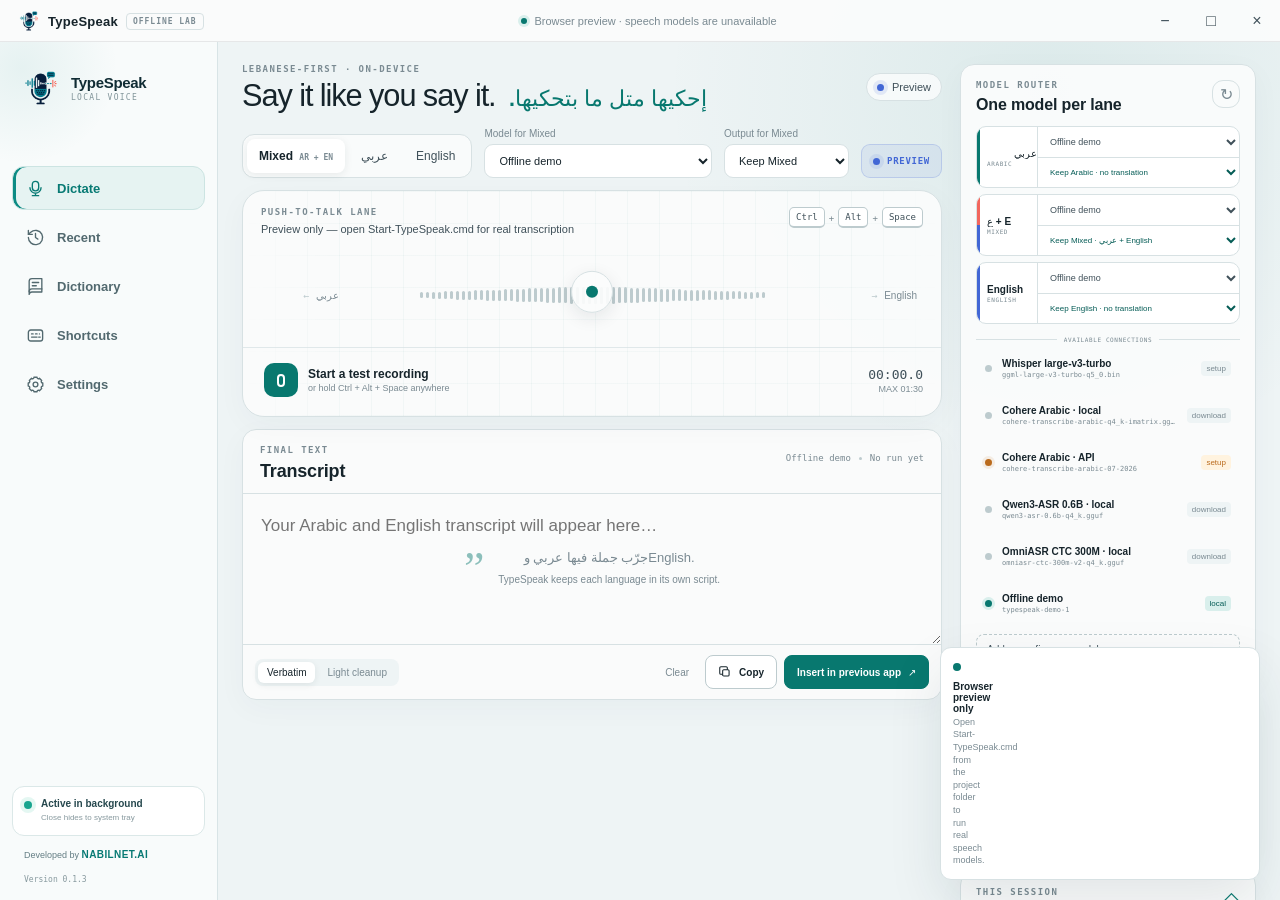
<file: src/index.html>
<!doctype html>
<html lang="en">
  <head>
    <meta charset="UTF-8" />
    <meta name="viewport" content="width=device-width, initial-scale=1.0" />
    <meta
      name="description"
      content="TypeSpeak — Lebanese-first bilingual voice typing for Windows."
    />
    <meta name="author" content="NABILNET.AI" />
    <title>TypeSpeak</title>
    <link rel="icon" type="image/png" href="./assets/typespeak-icon.png" />
    <link rel="stylesheet" href="./styles.css" />
  </head>
  <body>
    <div class="app-shell">
      <header class="titlebar" data-tauri-drag-region>
        <div class="titlebar-brand" data-tauri-drag-region>
          <img class="titlebar-icon" src="./assets/typespeak-icon.png" alt="" />
          <span>TypeSpeak</span>
          <span class="build-label">OFFLINE LAB</span>
        </div>
        <div class="privacy-line" id="privacyLine" data-tauri-drag-region>
          <span class="privacy-dot" aria-hidden="true"></span>
          Local route · audio stays on this PC
        </div>
        <div class="window-controls">
          <button class="window-button" id="minimizeWindow" aria-label="Minimize">
            <span aria-hidden="true">−</span>
          </button>
          <button class="window-button" id="maximizeWindow" aria-label="Maximize">
            <span aria-hidden="true">□</span>
          </button>
          <button class="window-button window-button-close" id="closeWindow" aria-label="Close">
            <span aria-hidden="true">×</span>
          </button>
        </div>
      </header>

      <div class="workspace">
        <nav class="rail" aria-label="Primary navigation">
          <button class="rail-logo" data-view="dictate" aria-label="TypeSpeak home">
            <img class="rail-logo-mark" src="./assets/typespeak-icon.png" alt="" />
            <span class="rail-logo-copy"><b>TypeSpeak</b><small>LOCAL VOICE</small></span>
          </button>
          <div class="rail-actions">
            <button class="rail-button is-active" data-view="dictate" aria-label="Dictate" title="Dictate">
              <svg viewBox="0 0 24 24" aria-hidden="true">
                <path d="M12 15a4 4 0 0 0 4-4V7a4 4 0 1 0-8 0v4a4 4 0 0 0 4 4Z"></path>
                <path d="M5 11a7 7 0 0 0 14 0M12 18v3M8 21h8"></path>
              </svg>
              <span>Dictate</span>
            </button>
            <button class="rail-button" data-view="recent" aria-label="Recent" title="Recent">
              <svg viewBox="0 0 24 24" aria-hidden="true">
                <path d="M3 12a9 9 0 1 0 3-6.7L3 8"></path>
                <path d="M3 3v5h5M12 7v5l3 2"></path>
              </svg>
              <span>Recent</span>
            </button>
            <button class="rail-button" data-view="dictionary" aria-label="Dictionary" title="Dictionary">
              <svg viewBox="0 0 24 24" aria-hidden="true">
                <path d="M4 5.5A3.5 3.5 0 0 1 7.5 2H20v17H7.5A3.5 3.5 0 0 0 4 22V5.5Z"></path>
                <path d="M4 18.5A3.5 3.5 0 0 1 7.5 15H20M8 7h8M8 11h5"></path>
              </svg>
              <span>Dictionary</span>
            </button>
            <button class="rail-button" data-view="shortcuts" aria-label="Shortcuts" title="Shortcuts">
              <svg viewBox="0 0 24 24" aria-hidden="true">
                <rect x="3" y="5" width="18" height="14" rx="3"></rect>
                <path d="M7 10h2M12 10h2M17 10h.01M7 14h7M16 14h2"></path>
              </svg>
              <span>Shortcuts</span>
            </button>
            <button class="rail-button" data-view="settings" aria-label="Settings" title="Settings">
              <svg viewBox="0 0 24 24" aria-hidden="true">
                <circle cx="12" cy="12" r="3"></circle>
                <path d="M19.4 15a1.7 1.7 0 0 0 .3 1.9l.1.1-2.8 2.8-.1-.1a1.7 1.7 0 0 0-1.9-.3 1.7 1.7 0 0 0-1 1.6v.2h-4V21a1.7 1.7 0 0 0-1-1.6 1.7 1.7 0 0 0-1.9.3l-.1.1L4.2 17l.1-.1a1.7 1.7 0 0 0 .3-1.9A1.7 1.7 0 0 0 3 14H2.8v-4H3a1.7 1.7 0 0 0 1.6-1 1.7 1.7 0 0 0-.3-1.9L4.2 7 7 4.2l.1.1A1.7 1.7 0 0 0 9 4.6a1.7 1.7 0 0 0 1-1.6v-.2h4V3a1.7 1.7 0 0 0 1 1.6 1.7 1.7 0 0 0 1.9-.3l.1-.1L19.8 7l-.1.1a1.7 1.7 0 0 0-.3 1.9 1.7 1.7 0 0 0 1.6 1h.2v4H21a1.7 1.7 0 0 0-1.6 1Z"></path>
              </svg>
              <span>Settings</span>
            </button>
          </div>
          <div class="rail-bottom">
            <span class="tray-state"><i></i><span><b>Active in background</b><small>Close hides to system tray</small></span></span>
            <a class="developer-credit" href="https://nabilnet.ai" target="_blank" rel="noreferrer">Developed by <b>NABILNET.AI</b></a>
            <span class="version">Version 0.1.3</span>
          </div>
        </nav>

        <main class="main view-panel is-active" data-view-panel="dictate">
          <section class="content-column">
            <div class="intro-row">
              <div>
                <p class="eyebrow">LEBANESE-FIRST · ON-DEVICE</p>
                <h1>
                  Say it like you say it.
                  <span lang="ar" dir="rtl">إحكيها متل ما بتحكيها.</span>
                </h1>
              </div>
              <div class="session-state" id="sessionState">
                <span class="state-light"></span>
                <span>Ready</span>
              </div>
            </div>

            <div class="control-strip">
              <div class="segmented-control" id="languageControl" aria-label="Dictation language">
                <button class="segment is-selected" data-language="mixed">Mixed <small>AR + EN</small></button>
                <button class="segment" data-language="ar"><span lang="ar">عربي</span></button>
                <button class="segment" data-language="en">English</button>
              </div>
              <label class="compact-field">
                <span id="activeRouteLabel">Model for Mixed</span>
                <select id="providerSelect" aria-label="Model for the selected language">
                  <option value="mock">Offline demo</option>
                </select>
              </label>
              <label class="compact-field output-field">
                <span id="activeOutputLabel">Output for Mixed</span>
                <select id="outputSelect" aria-label="Output language for the selected lane">
                  <option value="original">Keep Mixed · عربي + English</option>
                </select>
              </label>
              <div class="offline-badge" id="privacyBadge" aria-label="Local connection">
                <span aria-hidden="true"></span>
                <b id="privacyBadgeText">LOCAL</b>
              </div>
            </div>

            <section class="speech-lane" aria-labelledby="speechLaneTitle">
              <div class="lane-topline">
                <div>
                  <p class="lane-label" id="speechLaneTitle">PUSH-TO-TALK LANE</p>
                  <p class="lane-status" id="laneStatus">Hold the shortcut from any text field</p>
                </div>
                <div class="shortcut" id="shortcutDisplay" aria-label="Push-to-talk shortcut">
                  <kbd>Ctrl</kbd><span>+</span><kbd>Alt</kbd><span>+</span><kbd>Space</kbd>
                </div>
              </div>

              <div class="wave-stage" id="waveStage">
                <div class="script-marker marker-ar" lang="ar" dir="rtl">
                  <span>عربي</span>
                  <i aria-hidden="true">←</i>
                </div>
                <div class="waveform" id="waveform" aria-hidden="true"></div>
                <div class="script-marker marker-en">
                  <i aria-hidden="true">→</i>
                  <span>English</span>
                </div>
                <div class="record-core" id="recordCore" aria-hidden="true">
                  <span class="core-dot"></span>
                </div>
              </div>

              <div class="record-row">
                <button class="record-button" id="recordButton">
                  <span class="record-icon" aria-hidden="true">
                    <i></i>
                  </span>
                  <span class="record-copy">
                    <strong id="recordAction">Start a test recording</strong>
                    <small id="recordHint">or hold Ctrl + Alt + Space anywhere</small>
                  </span>
                </button>
                <div class="record-clock">
                  <span id="recordTimer">00:00.0</span>
                  <small>MAX 01:30</small>
                </div>
              </div>
            </section>

            <section class="transcript-panel" aria-labelledby="transcriptTitle">
              <div class="panel-heading">
                <div>
                  <p class="eyebrow">FINAL TEXT</p>
                  <h2 id="transcriptTitle">Transcript</h2>
                </div>
                <div class="transcript-meta">
                  <span id="activeModelLabel">Offline demo</span>
                  <span class="meta-separator"></span>
                  <span id="latencyLabel">No run yet</span>
                </div>
              </div>
              <div class="transcript-wrap">
                <textarea
                  id="transcript"
                  spellcheck="true"
                  aria-label="Transcript"
                  placeholder="Your Arabic and English transcript will appear here…"
                ></textarea>
                <div class="empty-guide" id="emptyGuide">
                  <span class="guide-mark">”</span>
                  <p>
                    جرّب جملة فيها عربي وEnglish.<br />
                    <small>TypeSpeak keeps each language in its own script.</small>
                  </p>
                </div>
              </div>
              <div class="transcript-actions">
                <div class="mode-tabs" id="cleanupMode">
                  <button class="mode-tab is-active" data-mode="verbatim">Verbatim</button>
                  <button class="mode-tab" data-mode="polished">Light cleanup</button>
                </div>
                <div class="action-group">
                  <button class="text-button" id="clearTranscript">Clear</button>
                  <button class="secondary-button" id="copyTranscript">
                    <svg viewBox="0 0 24 24" aria-hidden="true">
                      <rect x="8" y="8" width="11" height="11" rx="2"></rect>
                      <path d="M16 8V5a2 2 0 0 0-2-2H5a2 2 0 0 0-2 2v9a2 2 0 0 0 2 2h3"></path>
                    </svg>
                    Copy
                  </button>
                  <button class="primary-button" id="insertTranscript">
                    Insert in previous app
                    <span aria-hidden="true">↗</span>
                  </button>
                </div>
              </div>
            </section>

          </section>

          <aside class="side-column">
            <section class="side-card model-card">
              <div class="side-heading">
                <div>
                  <p class="eyebrow">MODEL ROUTER</p>
                  <h2>One model per lane</h2>
                </div>
                <button class="icon-button" id="refreshProviders" aria-label="Refresh model status">↻</button>
              </div>
              <div class="route-grid" aria-label="Language model routes">
                <label class="route-row route-ar">
                  <span><b lang="ar" dir="rtl">عربي</b><small>ARABIC</small></span>
                  <span class="route-controls">
                    <select id="routeArabic" data-route="ar" aria-label="Model for Arabic"></select>
                    <select id="outputArabic" data-output-route="ar" aria-label="Output language for Arabic"></select>
                  </span>
                </label>
                <label class="route-row route-mixed">
                  <span><b>ع + E</b><small>MIXED</small></span>
                  <span class="route-controls">
                    <select id="routeMixed" data-route="mixed" aria-label="Model for mixed Arabic and English"></select>
                    <select id="outputMixed" data-output-route="mixed" aria-label="Output language for mixed Arabic and English"></select>
                  </span>
                </label>
                <label class="route-row route-en">
                  <span><b>English</b><small>ENGLISH</small></span>
                  <span class="route-controls">
                    <select id="routeEnglish" data-route="en" aria-label="Model for English"></select>
                    <select id="outputEnglish" data-output-route="en" aria-label="Output language for English"></select>
                  </span>
                </label>
              </div>
              <div class="model-divider"><span>available connections</span></div>
              <div class="provider-list" id="providerList">
                <div class="provider-skeleton"></div>
                <div class="provider-skeleton"></div>
              </div>
              <button class="connection-help" id="connectionHelp">
                <span>Add or configure a model</span>
                <span aria-hidden="true">→</span>
              </button>
            </section>

            <section class="side-card glossary-card">
              <div class="side-heading">
                <div>
                  <p class="eyebrow">PERSONAL WORDS</p>
                  <h2>Dictionary</h2>
                </div>
                <span class="count-badge" id="glossaryCount">3</span>
              </div>
              <p class="side-copy">Names and product words the local model should keep exactly.</p>
              <div class="glossary-tags" id="glossaryTags"></div>
              <label class="glossary-input">
                <span class="sr-only">Add a dictionary term</span>
                <input id="glossaryInput" placeholder="Add a word…" maxlength="60" />
                <button id="addGlossary" aria-label="Add word">+</button>
              </label>
            </section>

            <section class="side-card session-card">
              <div class="side-heading">
                <div>
                  <p class="eyebrow">THIS SESSION</p>
                  <h2 id="sessionPrivacyTitle">Local route</h2>
                </div>
                <span class="privacy-shield" aria-label="Private session">◇</span>
              </div>
              <div class="metrics">
                <div>
                  <strong id="metricRuns">0</strong>
                  <span>runs</span>
                </div>
                <div>
                  <strong id="metricMinutes">0.0</strong>
                  <span>minutes</span>
                </div>
                <div>
                  <strong id="metricProviders">1</strong>
                  <span>engines</span>
                </div>
              </div>
              <p class="session-note" id="sessionPrivacyNote">Audio stays on this computer when the selected route is local.</p>
            </section>

            <div class="target-note" id="targetNote">
              <span class="target-icon" aria-hidden="true">⌖</span>
              <div>
                <strong>No target captured</strong>
                <p>Use the global shortcut from the field where you want the text.</p>
              </div>
            </div>
          </aside>
        </main>

        <main class="view-panel page-view" data-view-panel="recent" aria-labelledby="recentTitle">
          <section class="page-shell">
            <header class="page-header">
              <div>
                <p class="eyebrow">LOCAL HISTORY</p>
                <h1 id="recentTitle">Recent</h1>
                <p>Your latest dictations, stored only on this computer.</p>
              </div>
              <button class="secondary-button danger-button" id="clearRecent" type="button">Clear history</button>
            </header>
            <div class="history-metrics" aria-label="Dictation history summary">
              <article><span>DICTATIONS</span><strong id="recentCount">0</strong></article>
              <article><span>WORDS</span><strong id="recentWords">0</strong></article>
              <article><span>VOICE TIME</span><strong id="recentMinutes">0.0 <small>min</small></strong></article>
            </div>
            <section class="recent-surface">
              <div class="surface-heading">
                <h2>Transcript history</h2>
                <span id="recentPrivacy">Saved locally · never uploaded</span>
              </div>
              <div class="recent-list" id="recentList"></div>
              <div class="page-empty" id="recentEmpty">
                <span class="empty-wave" aria-hidden="true">··········</span>
                <h3>No dictations yet</h3>
                <p>Your next successful transcription will appear here.</p>
                <button class="secondary-button" data-view="dictate" type="button">Start dictating</button>
              </div>
            </section>
          </section>
        </main>

        <main class="view-panel page-view" data-view-panel="dictionary" aria-labelledby="dictionaryTitle">
          <section class="page-shell">
            <header class="page-header">
              <div>
                <p class="eyebrow">PERSONAL LEXICON</p>
                <h1 id="dictionaryTitle">Dictionary</h1>
                <p>Names, Lebanese expressions, and product terms TypeSpeak should keep exactly.</p>
              </div>
            </header>
            <form class="dictionary-add" id="dictionaryForm">
              <label>
                <span class="sr-only">Add a dictionary word</span>
                <input id="dictionaryInput" maxlength="60" placeholder="Add a word, name, or phrase…" />
              </label>
              <button class="primary-button" type="submit">+ Add word</button>
            </form>
            <label class="dictionary-search">
              <svg viewBox="0 0 24 24" aria-hidden="true"><circle cx="11" cy="11" r="7"></circle><path d="m20 20-4-4"></path></svg>
              <span class="sr-only">Search dictionary</span>
              <input id="dictionarySearch" type="search" placeholder="Search your dictionary" />
            </label>
            <section class="dictionary-surface">
              <div class="surface-heading">
                <h2>Saved locally</h2>
                <span><b id="dictionaryCount">0</b> terms</span>
              </div>
              <div class="dictionary-list" id="dictionaryList"></div>
              <div class="page-empty is-hidden" id="dictionaryEmpty">
                <h3>No matching words</h3>
                <p>Try a different search, or add the term above.</p>
              </div>
            </section>
          </section>
        </main>

        <main class="view-panel page-view" data-view-panel="shortcuts" aria-labelledby="shortcutsTitle">
          <section class="page-shell">
            <header class="page-header">
              <div>
                <p class="eyebrow">HOLD TO DICTATE</p>
                <h1 id="shortcutsTitle">Shortcuts</h1>
                <p>Use any standard Windows key or key combination as your global push-to-talk trigger.</p>
              </div>
            </header>
            <section class="shortcut-feature-card">
              <div class="shortcut-feature-copy">
                <span class="feature-number">01</span>
                <div>
                  <h2>Global dictation</h2>
                  <p><b>Quick tap:</b> keeps the button’s normal Windows action.</p>
                  <p><b>Hold for 0.3 seconds:</b> starts recording; release to transcribe and insert.</p>
                </div>
              </div>
              <div class="shortcut-editor">
                <div class="shortcut-preview shortcut-preview-large" id="shortcutPagePreview" aria-live="polite"></div>
                <button class="primary-button" id="changeShortcutPage" type="button">Change shortcut</button>
              </div>
            </section>
            <section class="recommended-keys">
              <div class="surface-heading">
                <div>
                  <h2>Recommended single keys</h2>
                  <p>A quick press still behaves normally; only a hold belongs to TypeSpeak.</p>
                </div>
              </div>
              <div class="key-option-grid">
                <button class="key-option" data-shortcut-option="Insert" type="button"><kbd>Ins</kbd><span>Insert</span></button>
                <button class="key-option" data-shortcut-option="PrintScreen" type="button"><kbd>Prt Scr</kbd><span>Print Screen</span></button>
                <button class="key-option" data-shortcut-option="F8" type="button"><kbd>F8</kbd><span>Function key</span></button>
                <button class="key-option" data-shortcut-option="Pause" type="button"><kbd>Pause</kbd><span>Pause / Break</span></button>
                <button class="key-option" data-shortcut-option="ScrollLock" type="button"><kbd>ScrLk</kbd><span>Scroll Lock</span></button>
              </div>
            </section>
            <section class="supported-keys">
              <h2>Supported Windows buttons</h2>
              <p>Letters, numbers, punctuation, F1–F24, arrows, navigation keys, numpad, volume and media keys, plus Ctrl / Alt / Shift / Windows combinations.</p>
            </section>
          </section>
        </main>

        <main class="view-panel page-view" data-view-panel="settings" aria-labelledby="appSettingsTitle">
          <section class="page-shell settings-shell">
            <header class="page-header">
              <div>
                <p class="eyebrow">APP PREFERENCES</p>
                <h1 id="appSettingsTitle">Settings</h1>
                <p>Control local privacy, background behaviour, models, and translation.</p>
              </div>
            </header>
            <section class="settings-group">
              <div class="settings-group-heading"><span>GENERAL</span><h2>App behaviour</h2></div>
              <label class="setting-row">
                <span><b>Keep TypeSpeak active in the system tray</b><small>Closing the window hides it beside the Windows clock; push-to-talk stays ready.</small></span>
                <input type="checkbox" checked disabled aria-label="Keep TypeSpeak active in system tray" />
              </label>
              <label class="setting-row">
                <span><b>Start TypeSpeak with Windows</b><small>Launch quietly in the system tray when you sign in, so push-to-talk is always ready.</small></span>
                <input id="startWithWindowsToggle" type="checkbox" checked />
              </label>
              <label class="setting-row">
                <span><b>Save Recent locally</b><small>Keep transcript history only on this computer. Turning this off clears saved history.</small></span>
                <input id="saveRecentToggle" type="checkbox" checked />
              </label>
            </section>
            <section class="settings-group">
              <div class="settings-group-heading"><span>TRANSLATION</span><h2>Output language</h2></div>
              <p class="settings-group-note">
                Choose the final writing language for each speaking mode. “Keep original” never translates your words.
              </p>
              <label class="setting-row setting-output-row">
                <span><b>When speaking Arabic</b><small>Keep Arabic exactly as spoken, or translate it to English or another language.</small></span>
                <select id="settingsOutputArabic" data-output-route="ar" aria-label="Output language when speaking Arabic"></select>
              </label>
              <label class="setting-row setting-output-row">
                <span><b>When speaking Mixed</b><small>Keep Arabic and English in their original scripts, or translate the complete result.</small></span>
                <select id="settingsOutputMixed" data-output-route="mixed" aria-label="Output language when speaking mixed Arabic and English"></select>
              </label>
              <label class="setting-row setting-output-row">
                <span><b>When speaking English</b><small>Keep English exactly as spoken, or translate it to Arabic or another language.</small></span>
                <select id="settingsOutputEnglish" data-output-route="en" aria-label="Output language when speaking English"></select>
              </label>
              <div class="setting-row translator-setting-row">
                <span><b>Local translation model</b><small id="settingsTranslatorStatus">Checking the local translator…</small></span>
                <button class="secondary-button" id="settingsInstallTranslator" type="button">Download</button>
              </div>
            </section>
            <section class="settings-group">
              <div class="settings-group-heading"><span>VOICE MODELS</span><h2>Models & translation</h2></div>
              <div class="setting-row">
                <span><b>Configure speech models</b><small>Choose separate Arabic, English, and Mixed routes; local downloads and API routes remain optional.</small></span>
                <button class="secondary-button" id="openSettings" type="button">Configure models</button>
              </div>
              <div class="setting-row">
                <span><b>Global shortcut</b><small id="settingsShortcutSummary">Hold Ctrl + Alt + Space to dictate.</small></span>
                <button class="secondary-button" data-view="shortcuts" type="button">Open Shortcuts</button>
              </div>
            </section>
            <section class="settings-group">
              <div class="settings-group-heading"><span>PRIVACY</span><h2>Local by design</h2></div>
              <div class="privacy-settings-note">
                <span class="privacy-shield" aria-hidden="true">◇</span>
                <p>Local models keep audio on this PC. TypeSpeak labels API routes clearly before any audio leaves the computer.</p>
              </div>
            </section>
          </section>
        </main>
      </div>
    </div>

    <div class="modal-backdrop is-hidden" id="settingsModal" role="dialog" aria-modal="true" aria-labelledby="settingsTitle">
      <section class="modal">
        <div class="modal-header">
          <div>
            <p class="eyebrow">TYPESPEAK SETTINGS</p>
            <h2 id="settingsTitle">Settings</h2>
          </div>
          <button class="icon-button" id="closeSettings" aria-label="Close settings">×</button>
        </div>
        <p class="modal-lead">
          Connect and route models independently for Arabic, English, or Mixed.
        </p>
        <section class="shortcut-card" aria-labelledby="shortcutTitle">
          <div>
            <p class="eyebrow">PUSH TO TALK</p>
            <h3 id="shortcutTitle">Global shortcut</h3>
            <p>Quick tap keeps the original key action. Hold for 0.3 seconds, then release to transcribe and insert.</p>
          </div>
          <div class="shortcut-editor">
            <div class="shortcut-preview" id="shortcutPreview" aria-live="polite"></div>
            <button class="secondary-button" id="changeShortcut" type="button">Change</button>
          </div>
        </section>
        <section class="translator-card" aria-labelledby="translatorTitle">
          <div>
            <p class="eyebrow">LOCAL TRANSLATION</p>
            <h3 id="translatorTitle">M2M100 · 100 languages</h3>
            <p id="translatorStatus">Checking the local translator…</p>
          </div>
          <button class="secondary-button" id="installTranslator" type="button">Download</button>
        </section>
        <div class="key-list" id="keyList"></div>
        <form class="model-form" id="modelForm">
          <div class="form-heading">
            <div>
              <p class="eyebrow">ADD MODEL</p>
              <h3 id="modelFormTitle">Connect another model</h3>
            </div>
            <button class="text-button is-hidden" id="cancelModelEdit" type="button">Cancel edit</button>
          </div>
          <input id="modelEditId" type="hidden" />
          <div class="model-form-grid">
            <label>
              <span>Display name</span>
              <input id="modelName" required maxlength="60" placeholder="e.g. Cohere Arabic local" />
            </label>
            <label>
              <span>Connection</span>
              <select id="modelConnection">
                <option value="managed">Managed GGUF download</option>
                <option value="local">Local endpoint</option>
                <option value="api">Cloud API</option>
              </select>
            </label>
            <label class="form-span">
              <span id="modelEndpointLabel">Hugging Face or direct GGUF URL</span>
              <input id="modelEndpoint" required type="url" placeholder="http://127.0.0.1:8000/v1/audio/transcriptions" />
            </label>
            <label>
              <span id="modelIdentifierLabel">CrispASR backend</span>
              <input id="modelIdentifier" required placeholder="auto, cohere, qwen3, omniasr…" />
            </label>
            <label id="modelApiKeyField">
              <span>API key <small>session only</small></span>
              <input id="modelApiKey" type="password" autocomplete="off" placeholder="Optional for local" />
            </label>
            <label id="modelChecksumField">
              <span>SHA-256 <small>recommended</small></span>
              <input id="modelChecksum" autocomplete="off" maxlength="64" placeholder="64-character checksum" />
            </label>
          </div>
          <div class="model-form-actions">
            <span id="modelFormNote">Paste a Hugging Face file link or direct GGUF URL.</span>
            <button class="primary-button" id="saveModel" type="submit">Add model</button>
          </div>
        </form>
        <div class="modal-note">
          <span>i</span>
          API keys remain in memory for this session and are not written to local storage.
          Managed GGUF files are downloaded over HTTPS and stay under TypeSpeak's local model folder.
          The selected CrispASR backend must support the model architecture.
        </div>
      </section>
    </div>

    <div class="toast-stack" id="toastStack" aria-live="polite"></div>

    <script src="./app.js" defer></script>
  </body>
</html>
</file>
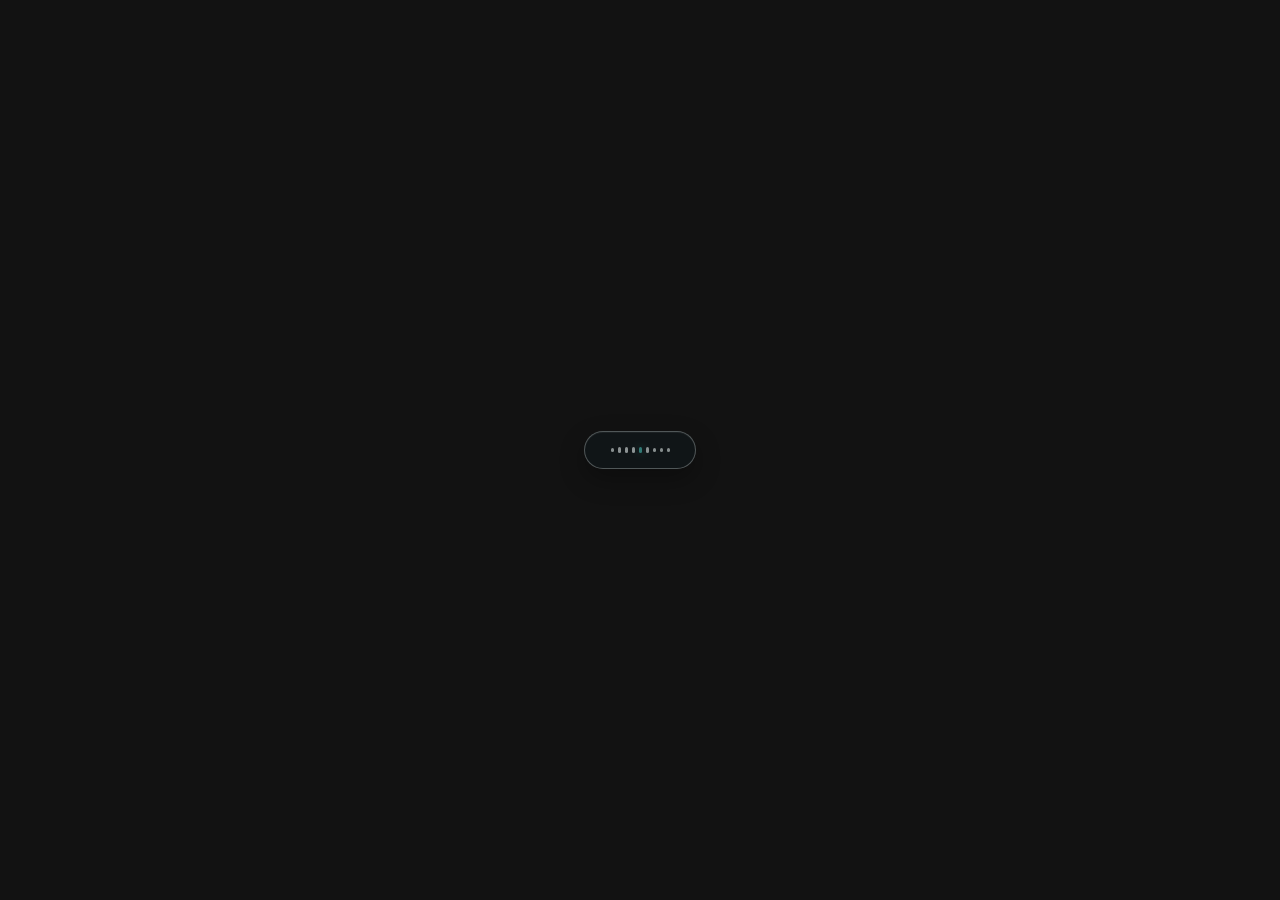
<file: src/overlay.html>
<!doctype html>
<html lang="en">
  <head>
    <meta charset="UTF-8" />
    <meta name="viewport" content="width=device-width, initial-scale=1.0" />
    <title>TypeSpeak is listening</title>
    <link rel="stylesheet" href="./overlay.css" />
  </head>
  <body>
    <div class="listening-pill" role="status" aria-label="TypeSpeak is listening">
      <span style="--level: 0"></span>
      <span style="--level: 1"></span>
      <span style="--level: 2"></span>
      <span style="--level: 3"></span>
      <span class="voice-mark" style="--level: 4"></span>
      <span style="--level: 5"></span>
      <span style="--level: 6"></span>
      <span style="--level: 7"></span>
      <span style="--level: 8"></span>
    </div>
    <script src="./overlay.js" defer></script>
  </body>
</html>
</file>
<file: src/styles.css>
:root {
  color-scheme: light;
  --ink: #16242b;
  --ink-soft: #40515a;
  --ice: #eef4f5;
  --paper: #fbfcfc;
  --white: #ffffff;
  --line: #d7e1e3;
  --line-strong: #bdcbce;
  --cedar: #08786f;
  --cedar-dark: #055c56;
  --cedar-wash: #d9efec;
  --coral: #f2665d;
  --coral-dark: #d94b43;
  --coral-wash: #fde6e3;
  --blue: #4267d5;
  --muted: #7a8a92;
  --warning: #ba6b1d;
  --radius-sm: 8px;
  --radius-md: 14px;
  --radius-lg: 22px;
  --shadow: 0 22px 54px rgba(24, 46, 55, 0.1);
  font-family: "Segoe UI Variable", "Segoe UI", Tahoma, sans-serif;
  font-synthesis: none;
  text-rendering: optimizeLegibility;
}

* {
  box-sizing: border-box;
}

html,
body {
  width: 100%;
  min-width: 960px;
  height: 100%;
  min-height: 680px;
  margin: 0;
  overflow: hidden;
  color: var(--ink);
  background: var(--ice);
}

button,
input,
select,
textarea {
  font: inherit;
}

button {
  color: inherit;
}

button:focus-visible,
input:focus-visible,
select:focus-visible,
textarea:focus-visible {
  outline: 3px solid rgba(66, 103, 213, 0.28);
  outline-offset: 2px;
}

.sr-only {
  position: absolute;
  width: 1px;
  height: 1px;
  padding: 0;
  margin: -1px;
  overflow: hidden;
  clip: rect(0, 0, 0, 0);
  white-space: nowrap;
  border: 0;
}

.is-hidden {
  display: none !important;
}

.app-shell {
  width: 100%;
  height: 100%;
  background:
    radial-gradient(circle at 82% 10%, rgba(8, 120, 111, 0.08), transparent 24rem),
    var(--ice);
}

.titlebar {
  display: grid;
  grid-template-columns: 1fr auto 1fr;
  align-items: center;
  height: 42px;
  padding-left: 18px;
  border-bottom: 1px solid rgba(22, 36, 43, 0.09);
  background: rgba(251, 252, 252, 0.94);
  user-select: none;
}

.titlebar-brand {
  display: flex;
  align-items: center;
  gap: 8px;
  font-family: Bahnschrift, "Arial Narrow", sans-serif;
  font-size: 13px;
  font-weight: 650;
  letter-spacing: 0.02em;
}

.titlebar-icon {
  width: 22px;
  height: 22px;
  object-fit: contain;
  pointer-events: none;
}

.build-label {
  padding: 3px 6px;
  color: var(--muted);
  border: 1px solid var(--line);
  border-radius: 4px;
  font-family: "Cascadia Mono", Consolas, monospace;
  font-size: 8px;
  letter-spacing: 0.12em;
}

.privacy-line {
  display: flex;
  align-items: center;
  gap: 7px;
  color: var(--muted);
  font-size: 11px;
}

.privacy-dot {
  width: 6px;
  height: 6px;
  border-radius: 50%;
  background: var(--cedar);
  box-shadow: 0 0 0 3px var(--cedar-wash);
}

.window-controls {
  display: flex;
  align-items: stretch;
  justify-self: end;
  height: 42px;
}

.window-button {
  width: 46px;
  border: 0;
  background: transparent;
  color: var(--ink-soft);
  cursor: pointer;
}

.window-button:hover {
  background: #e8edef;
}

.window-button-close:hover {
  color: var(--white);
  background: #c9403a;
}

.workspace {
  display: grid;
  grid-template-columns: 76px minmax(0, 1fr);
  height: calc(100% - 42px);
}

.rail {
  display: flex;
  flex-direction: column;
  align-items: center;
  gap: 26px;
  padding: 18px 0 14px;
  border-right: 1px solid var(--line);
  background: rgba(251, 252, 252, 0.9);
}

.rail-logo {
  position: relative;
  display: grid;
  width: 42px;
  height: 42px;
  place-items: center;
  border: 0;
  border-radius: 13px 13px 13px 5px;
  background: var(--ink);
  color: var(--white);
  cursor: default;
}

.rail-logo span {
  transform: translateY(-2px);
  font-family: Tahoma, sans-serif;
  font-size: 21px;
}

.rail-logo small {
  position: absolute;
  right: -4px;
  bottom: -4px;
  display: grid;
  width: 17px;
  height: 17px;
  place-items: center;
  border: 2px solid var(--paper);
  border-radius: 50%;
  background: var(--coral);
  font-family: "Cascadia Mono", Consolas, monospace;
  font-size: 8px;
}

.rail-actions,
.rail-bottom {
  display: flex;
  flex-direction: column;
  align-items: center;
  gap: 8px;
}

.rail-bottom {
  margin-top: auto;
}

.rail-button,
.icon-button {
  display: grid;
  width: 40px;
  height: 40px;
  place-items: center;
  border: 1px solid transparent;
  border-radius: 11px;
  background: transparent;
  color: var(--muted);
  cursor: pointer;
  transition: 140ms ease;
}

.rail-button svg {
  width: 19px;
  fill: none;
  stroke: currentColor;
  stroke-linecap: round;
  stroke-linejoin: round;
  stroke-width: 1.7;
}

.rail-button:hover,
.icon-button:hover {
  color: var(--ink);
  background: var(--ice);
}

.rail-button.is-active {
  color: var(--cedar-dark);
  border-color: #b9d7d3;
  background: var(--cedar-wash);
}

.version {
  color: var(--muted);
  font-family: "Cascadia Mono", Consolas, monospace;
  font-size: 9px;
}

.main {
  display: grid;
  grid-template-columns: minmax(610px, 1fr) 296px;
  gap: 18px;
  height: 100%;
  padding: 22px 24px 28px;
  overflow: auto;
}

.content-column {
  min-width: 0;
}

.intro-row {
  display: flex;
  align-items: flex-start;
  justify-content: space-between;
  margin-bottom: 16px;
}

.eyebrow,
.lane-label {
  margin: 0 0 6px;
  color: var(--muted);
  font-family: "Cascadia Mono", Consolas, monospace;
  font-size: 9px;
  font-weight: 650;
  letter-spacing: 0.16em;
}

h1,
h2,
p {
  margin-top: 0;
}

h1 {
  margin-bottom: 0;
  font-family: Bahnschrift, "Arial Narrow", sans-serif;
  font-size: clamp(27px, 2.4vw, 38px);
  font-weight: 540;
  letter-spacing: -0.035em;
  line-height: 1.05;
}

h1 span {
  display: inline-block;
  margin-left: 6px;
  color: var(--cedar);
  font-family: Tahoma, "Segoe UI", sans-serif;
  font-size: 0.7em;
  font-weight: 600;
  letter-spacing: 0;
}

h2 {
  margin-bottom: 0;
  font-family: Bahnschrift, "Arial Narrow", sans-serif;
  font-size: 18px;
  font-weight: 600;
  letter-spacing: -0.01em;
}

.session-state {
  display: flex;
  align-items: center;
  gap: 8px;
  margin-top: 9px;
  padding: 7px 10px;
  border: 1px solid var(--line);
  border-radius: 999px;
  background: rgba(255, 255, 255, 0.7);
  color: var(--ink-soft);
  font-size: 11px;
}

.state-light {
  width: 7px;
  height: 7px;
  border-radius: 50%;
  background: var(--cedar);
}

.session-state.is-recording .state-light {
  background: var(--coral);
  box-shadow: 0 0 0 4px var(--coral-wash);
  animation: status-pulse 1s infinite;
}

.session-state.is-processing .state-light {
  background: var(--blue);
  animation: status-pulse 0.8s infinite;
}

.session-state.is-error .state-light {
  background: var(--coral);
  box-shadow: 0 0 0 4px var(--coral-wash);
}

.session-state.is-preview .state-light {
  background: var(--blue);
  box-shadow: 0 0 0 4px rgba(66, 103, 213, 0.12);
}

.control-strip {
  display: grid;
  grid-template-columns: auto minmax(180px, 1fr) minmax(125px, 0.45fr) auto;
  align-items: end;
  gap: 12px;
  margin-bottom: 12px;
}

.segmented-control {
  display: flex;
  gap: 4px;
  padding: 4px;
  border: 1px solid var(--line);
  border-radius: 12px;
  background: rgba(255, 255, 255, 0.65);
}

.segment {
  min-height: 34px;
  padding: 0 12px;
  border: 0;
  border-radius: 8px;
  background: transparent;
  color: var(--ink-soft);
  font-size: 12px;
  cursor: pointer;
}

.segment small {
  margin-left: 3px;
  color: var(--muted);
  font-family: "Cascadia Mono", Consolas, monospace;
  font-size: 8px;
}

.segment.is-selected {
  background: var(--white);
  box-shadow: 0 2px 8px rgba(22, 36, 43, 0.08);
  color: var(--ink);
  font-weight: 650;
}

.compact-field {
  display: grid;
  gap: 5px;
}

.compact-field > span {
  color: var(--muted);
  font-size: 10px;
}

.compact-field select {
  width: 100%;
  height: 34px;
  padding: 0 34px 0 10px;
  border: 1px solid var(--line);
  border-radius: 9px;
  background: var(--white);
  color: var(--ink);
  font-size: 11px;
}

.offline-badge {
  display: inline-flex;
  align-items: center;
  gap: 7px;
  min-height: 34px;
  padding: 0 11px;
  border: 1px solid rgba(0, 127, 116, 0.2);
  border-radius: 9px;
  background: rgba(0, 127, 116, 0.08);
  color: var(--cedar);
  font-family: "Cascadia Mono", Consolas, monospace;
  font-size: 9px;
  font-weight: 700;
  letter-spacing: 0.08em;
}

.offline-badge b {
  font-size: inherit;
}

.offline-badge.is-cloud {
  border-color: rgba(186, 107, 29, 0.24);
  background: #fff3df;
  color: var(--warning);
}

.offline-badge.is-cloud span {
  background: var(--warning);
  box-shadow: 0 0 0 4px rgba(186, 107, 29, 0.1);
}

.offline-badge.is-preview {
  border-color: rgba(66, 103, 213, 0.2);
  background: rgba(66, 103, 213, 0.08);
  color: var(--blue);
}

.offline-badge.is-preview span {
  background: var(--blue);
  box-shadow: 0 0 0 4px rgba(66, 103, 213, 0.1);
}

.offline-badge span {
  width: 7px;
  height: 7px;
  border-radius: 50%;
  background: var(--cedar);
  box-shadow: 0 0 0 4px rgba(0, 127, 116, 0.1);
}

.speech-lane,
.transcript-panel,
.side-card {
  border: 1px solid var(--line);
  background: rgba(251, 252, 252, 0.93);
  box-shadow: 0 8px 30px rgba(37, 62, 71, 0.035);
}

.speech-lane {
  position: relative;
  overflow: hidden;
  margin-bottom: 12px;
  border-radius: var(--radius-lg);
}

.speech-lane::before {
  position: absolute;
  inset: 0;
  pointer-events: none;
  background:
    linear-gradient(90deg, rgba(8, 120, 111, 0.035) 1px, transparent 1px) 0 0 / 32px 100%,
    linear-gradient(rgba(8, 120, 111, 0.03) 1px, transparent 1px) 0 0 / 100% 32px;
  content: "";
  mask-image: linear-gradient(90deg, transparent, black 15%, black 85%, transparent);
}

.speech-lane.is-recording {
  border-color: rgba(242, 102, 93, 0.55);
  box-shadow: 0 18px 42px rgba(242, 102, 93, 0.12);
}

.lane-topline {
  position: relative;
  z-index: 1;
  display: flex;
  align-items: flex-start;
  justify-content: space-between;
  padding: 16px 18px 0;
}

.lane-status {
  margin-bottom: 0;
  color: var(--ink-soft);
  font-size: 11px;
}

.shortcut {
  display: flex;
  align-items: center;
  gap: 4px;
  color: var(--muted);
  font-family: "Cascadia Mono", Consolas, monospace;
  font-size: 9px;
}

kbd {
  min-width: 27px;
  padding: 4px 6px;
  border: 1px solid var(--line-strong);
  border-bottom-width: 2px;
  border-radius: 5px;
  background: var(--white);
  color: var(--ink-soft);
  font-family: inherit;
  text-align: center;
}

.wave-stage {
  position: relative;
  display: grid;
  grid-template-columns: 72px minmax(200px, 1fr) 72px;
  align-items: center;
  min-height: 112px;
  padding: 10px 24px 2px;
}

.script-marker {
  display: flex;
  align-items: center;
  gap: 7px;
  color: var(--muted);
  font-size: 10px;
}

.script-marker i {
  color: var(--line-strong);
  font-family: "Cascadia Mono", Consolas, monospace;
  font-style: normal;
}

.marker-en {
  justify-content: flex-end;
}

.waveform {
  display: flex;
  height: 78px;
  align-items: center;
  justify-content: center;
  gap: 3px;
}

.wave-bar {
  width: 3px;
  height: 8px;
  border-radius: 999px;
  background: var(--line-strong);
  transform-origin: center;
  transition: height 70ms linear, background-color 120ms ease;
}

.speech-lane.is-recording .wave-bar {
  background: var(--coral);
}

.speech-lane.is-processing .wave-bar {
  background: var(--blue);
  animation: processing-wave 1.1s ease-in-out infinite;
}

.record-core {
  position: absolute;
  top: 50%;
  left: 50%;
  display: grid;
  width: 42px;
  height: 42px;
  place-items: center;
  border: 1px solid var(--line);
  border-radius: 50%;
  background: rgba(251, 252, 252, 0.92);
  transform: translate(-50%, -48%);
  box-shadow: 0 5px 18px rgba(22, 36, 43, 0.09);
}

.core-dot {
  width: 12px;
  height: 12px;
  border-radius: 50%;
  background: var(--cedar);
  transition: 150ms ease;
}

.speech-lane.is-recording .record-core {
  border-color: rgba(242, 102, 93, 0.32);
}

.speech-lane.is-recording .core-dot {
  border-radius: 3px;
  background: var(--coral);
  transform: scale(1.15);
}

.record-row {
  position: relative;
  z-index: 1;
  display: flex;
  align-items: center;
  justify-content: space-between;
  padding: 10px 14px 14px;
  border-top: 1px solid rgba(215, 225, 227, 0.72);
}

.record-button {
  display: flex;
  align-items: center;
  gap: 10px;
  padding: 5px 7px;
  border: 0;
  border-radius: 10px;
  background: transparent;
  text-align: left;
  cursor: pointer;
}

.record-button:hover {
  background: var(--ice);
}

.record-icon {
  display: grid;
  width: 34px;
  height: 34px;
  place-items: center;
  border-radius: 10px;
  background: var(--cedar);
}

.record-icon i {
  width: 8px;
  height: 13px;
  border: 2px solid var(--white);
  border-radius: 7px;
}

.speech-lane.is-recording .record-icon {
  background: var(--coral);
}

.speech-lane.is-recording .record-icon i {
  width: 10px;
  height: 10px;
  border: 0;
  border-radius: 2px;
  background: var(--white);
}

.record-copy {
  display: grid;
  gap: 2px;
}

.record-copy strong {
  font-size: 12px;
  font-weight: 650;
}

.record-copy small,
.record-clock small {
  color: var(--muted);
  font-size: 9px;
}

.record-clock {
  display: grid;
  justify-items: end;
  gap: 2px;
  padding-right: 4px;
}

.record-clock > span {
  color: var(--ink-soft);
  font-family: "Cascadia Mono", Consolas, monospace;
  font-size: 13px;
  font-variant-numeric: tabular-nums;
}

.transcript-panel {
  margin-bottom: 12px;
  border-radius: var(--radius-md);
}

.panel-heading,
.side-heading {
  display: flex;
  align-items: flex-start;
  justify-content: space-between;
}

.panel-heading {
  padding: 15px 17px 11px;
  border-bottom: 1px solid var(--line);
}

.transcript-meta {
  display: flex;
  align-items: center;
  gap: 8px;
  margin-top: 8px;
  color: var(--muted);
  font-family: "Cascadia Mono", Consolas, monospace;
  font-size: 9px;
}

.meta-separator {
  width: 3px;
  height: 3px;
  border-radius: 50%;
  background: var(--line-strong);
}

.transcript-wrap {
  position: relative;
  min-height: 150px;
}

#transcript {
  display: block;
  width: 100%;
  min-height: 150px;
  resize: vertical;
  padding: 18px;
  border: 0;
  background: transparent;
  color: var(--ink);
  font-family: "Segoe UI Variable", Tahoma, sans-serif;
  font-size: 17px;
  line-height: 1.65;
}

#transcript:focus {
  outline: 0;
}

#transcript.has-arabic {
  font-family: Tahoma, "Segoe UI", sans-serif;
  font-size: 18px;
}

.empty-guide {
  position: absolute;
  inset: 0;
  display: flex;
  align-items: center;
  justify-content: center;
  gap: 14px;
  pointer-events: none;
  color: var(--muted);
  text-align: center;
}

.guide-mark {
  color: var(--cedar);
  font-family: Georgia, serif;
  font-size: 46px;
  line-height: 1;
  opacity: 0.45;
}

.empty-guide p {
  margin-bottom: 0;
  font-size: 13px;
  line-height: 1.6;
}

.empty-guide small {
  font-size: 10px;
}

.transcript-actions {
  display: flex;
  align-items: center;
  justify-content: space-between;
  gap: 12px;
  padding: 10px 12px;
  border-top: 1px solid var(--line);
}

.mode-tabs {
  display: flex;
  gap: 3px;
  padding: 3px;
  border-radius: 8px;
  background: var(--ice);
}

.mode-tab {
  padding: 5px 9px;
  border: 0;
  border-radius: 6px;
  background: transparent;
  color: var(--muted);
  font-size: 10px;
  cursor: pointer;
}

.mode-tab.is-active {
  background: var(--white);
  color: var(--ink);
  box-shadow: 0 2px 7px rgba(22, 36, 43, 0.08);
}

.action-group {
  display: flex;
  align-items: center;
  gap: 7px;
}

.text-button,
.secondary-button,
.primary-button,
.connection-help {
  border-radius: 8px;
  cursor: pointer;
}

.text-button {
  padding: 7px 9px;
  border: 0;
  background: transparent;
  color: var(--muted);
  font-size: 10px;
}

.text-button:hover {
  color: var(--ink);
  background: var(--ice);
}

.secondary-button,
.primary-button {
  display: flex;
  height: 34px;
  align-items: center;
  gap: 7px;
  padding: 0 12px;
  font-size: 10px;
  font-weight: 650;
}

.secondary-button {
  border: 1px solid var(--line-strong);
  background: var(--white);
}

.secondary-button svg {
  width: 14px;
  fill: none;
  stroke: currentColor;
  stroke-width: 1.8;
}

.primary-button {
  border: 1px solid var(--cedar);
  background: var(--cedar);
  color: var(--white);
}

.primary-button:hover {
  border-color: var(--cedar-dark);
  background: var(--cedar-dark);
}

.primary-button:disabled,
.secondary-button:disabled {
  cursor: not-allowed;
  opacity: 0.5;
}

.side-column {
  display: flex;
  flex-direction: column;
  gap: 12px;
}

.side-card {
  padding: 15px;
  border-radius: var(--radius-md);
}

.side-heading {
  margin-bottom: 12px;
}

.side-heading h2 {
  font-size: 16px;
}

.side-heading .icon-button {
  width: 28px;
  height: 28px;
  border-color: var(--line);
  font-size: 16px;
}

.provider-list {
  display: grid;
  gap: 7px;
}

.route-grid {
  display: grid;
  gap: 6px;
}

.route-row {
  position: relative;
  display: grid;
  grid-template-columns: 60px minmax(0, 1fr);
  align-items: center;
  min-height: 46px;
  overflow: hidden;
  border: 1px solid var(--line);
  border-radius: 10px;
  background: var(--white);
}

.route-row::before {
  position: absolute;
  inset: 0 auto 0 0;
  width: 3px;
  background: var(--cedar);
  content: "";
}

.route-mixed::before {
  background: linear-gradient(var(--coral) 0 50%, var(--blue) 50%);
}

.route-en::before {
  background: var(--blue);
}

.route-row > span:first-child {
  display: grid;
  gap: 1px;
  padding-left: 10px;
}

.route-row b {
  overflow: hidden;
  font-size: 10px;
  font-weight: 700;
  text-overflow: ellipsis;
  white-space: nowrap;
}

.route-row small {
  color: var(--muted);
  font-family: "Cascadia Mono", Consolas, monospace;
  font-size: 6px;
  letter-spacing: 0.1em;
}

.route-controls {
  display: grid;
  min-width: 0;
  border-left: 1px solid var(--line);
}

.route-row .route-controls select {
  width: 100%;
  height: 30px;
  min-width: 0;
  padding: 0 25px 0 8px;
  border: 0;
  background: transparent;
  color: var(--ink-soft);
  font-size: 9px;
}

.route-row .route-controls select + select {
  border-top: 1px solid var(--line);
  color: var(--cedar-dark);
  font-size: 8px;
}

.model-divider {
  display: flex;
  align-items: center;
  gap: 7px;
  margin: 12px 0 5px;
  color: var(--muted);
  font-family: "Cascadia Mono", Consolas, monospace;
  font-size: 6px;
  letter-spacing: 0.1em;
  text-transform: uppercase;
}

.model-divider::before,
.model-divider::after {
  height: 1px;
  flex: 1;
  background: var(--line);
  content: "";
}

.provider-row {
  display: grid;
  grid-template-columns: 8px minmax(0, 1fr) auto;
  align-items: center;
  gap: 9px;
  min-height: 40px;
  padding: 7px 8px;
  border: 1px solid transparent;
  border-radius: 9px;
}

.provider-row:hover {
  border-color: var(--line);
  background: var(--white);
}

.provider-indicator {
  width: 7px;
  height: 7px;
  border-radius: 50%;
  background: var(--line-strong);
}

.provider-row.is-ready .provider-indicator {
  background: var(--cedar);
  box-shadow: 0 0 0 3px var(--cedar-wash);
}

.provider-info {
  min-width: 0;
}

.provider-info strong,
.provider-info span {
  display: block;
  overflow: hidden;
  text-overflow: ellipsis;
  white-space: nowrap;
}

.provider-info strong {
  margin-bottom: 2px;
  font-size: 10px;
}

.provider-info span {
  color: var(--muted);
  font-family: "Cascadia Mono", Consolas, monospace;
  font-size: 7px;
}

.provider-state {
  padding: 3px 5px;
  border-radius: 4px;
  background: var(--ice);
  color: var(--muted);
  font-size: 8px;
}

.provider-row.is-cloud .provider-indicator {
  background: var(--warning);
  box-shadow: 0 0 0 3px rgba(186, 107, 29, 0.11);
}

.provider-row.is-cloud .provider-state {
  background: #fff3df;
  color: var(--warning);
}

.provider-row.is-ready .provider-state {
  background: var(--cedar-wash);
  color: var(--cedar-dark);
}

.provider-row.is-downloading .provider-indicator {
  background: var(--blue);
  animation: status-pulse 0.9s infinite;
}

.provider-row.is-downloading .provider-state {
  background: rgba(66, 103, 213, 0.1);
  color: var(--blue);
}

.provider-skeleton {
  height: 39px;
  border-radius: 8px;
  background: linear-gradient(90deg, var(--ice), var(--white), var(--ice));
  background-size: 200% 100%;
  animation: skeleton 1.4s linear infinite;
}

.connection-help {
  display: flex;
  width: 100%;
  align-items: center;
  justify-content: space-between;
  margin-top: 11px;
  padding: 9px 10px;
  border: 1px dashed var(--line-strong);
  background: transparent;
  color: var(--ink-soft);
  font-size: 10px;
}

.connection-help:hover {
  border-color: var(--cedar);
  color: var(--cedar-dark);
  background: var(--cedar-wash);
}

.count-badge {
  display: grid;
  min-width: 24px;
  height: 24px;
  place-items: center;
  border-radius: 8px;
  background: var(--coral-wash);
  color: var(--coral-dark);
  font-family: "Cascadia Mono", Consolas, monospace;
  font-size: 9px;
}

.side-copy,
.session-note {
  margin-bottom: 10px;
  color: var(--muted);
  font-size: 9px;
  line-height: 1.55;
}

.glossary-tags {
  display: flex;
  flex-wrap: wrap;
  gap: 5px;
  margin-bottom: 10px;
}

.glossary-tag {
  display: flex;
  align-items: center;
  gap: 5px;
  max-width: 100%;
  padding: 5px 7px;
  border: 1px solid var(--line);
  border-radius: 7px;
  background: var(--white);
  color: var(--ink-soft);
  font-size: 9px;
}

.glossary-tag span {
  overflow: hidden;
  text-overflow: ellipsis;
  white-space: nowrap;
}

.glossary-tag button {
  padding: 0;
  border: 0;
  background: transparent;
  color: var(--muted);
  cursor: pointer;
}

.glossary-input {
  display: grid;
  grid-template-columns: 1fr 28px;
  overflow: hidden;
  height: 32px;
  border: 1px solid var(--line);
  border-radius: 8px;
  background: var(--white);
}

.glossary-input:focus-within {
  border-color: var(--cedar);
}

.glossary-input input,
.glossary-input button {
  border: 0;
  background: transparent;
}

.glossary-input input {
  min-width: 0;
  padding: 0 9px;
  outline: 0;
  font-size: 10px;
}

.glossary-input button {
  color: var(--cedar);
  font-size: 17px;
  cursor: pointer;
}

.metrics {
  display: grid;
  grid-template-columns: repeat(3, 1fr);
  margin-bottom: 10px;
  border-top: 1px solid var(--line);
  border-bottom: 1px solid var(--line);
}

.metrics > div {
  display: grid;
  gap: 2px;
  padding: 10px 4px;
  text-align: center;
}

.metrics > div + div {
  border-left: 1px solid var(--line);
}

.metrics strong {
  font-family: Bahnschrift, "Arial Narrow", sans-serif;
  font-size: 17px;
  font-weight: 600;
}

.metrics span {
  color: var(--muted);
  font-size: 8px;
}

.session-note {
  margin-bottom: 0;
}

.privacy-shield {
  color: var(--cedar);
  font-size: 22px;
}

.target-note {
  display: flex;
  align-items: flex-start;
  gap: 10px;
  padding: 12px;
  border: 1px solid var(--line);
  border-radius: 12px;
  background: rgba(255, 255, 255, 0.55);
}

.target-note.is-captured {
  border-color: #b9d7d3;
  background: var(--cedar-wash);
}

.target-icon {
  color: var(--coral);
  font-size: 20px;
}

.target-note.is-captured .target-icon {
  color: var(--cedar);
}

.target-note strong {
  display: block;
  margin-bottom: 3px;
  font-size: 10px;
}

.target-note p {
  margin-bottom: 0;
  color: var(--muted);
  font-size: 9px;
  line-height: 1.45;
}

.modal-backdrop {
  position: fixed;
  z-index: 20;
  inset: 42px 0 0;
  display: grid;
  place-items: center;
  padding: 30px;
  background: rgba(15, 31, 37, 0.38);
}

.modal {
  width: min(720px, 90vw);
  max-height: 80vh;
  overflow: auto;
  padding: 22px;
  border: 1px solid var(--line);
  border-radius: 18px;
  background: var(--paper);
  box-shadow: var(--shadow);
}

.form-heading,
.model-form-actions {
  display: flex;
  align-items: center;
  justify-content: space-between;
}

.form-heading h3 {
  margin: 0;
  font-family: Bahnschrift, "Arial Narrow", sans-serif;
  font-size: 16px;
  font-weight: 600;
}

.model-form {
  margin-top: 14px;
  padding: 15px;
  border: 1px solid var(--line);
  border-radius: 12px;
  background: rgba(255, 255, 255, 0.58);
}

.model-form-grid {
  display: grid;
  grid-template-columns: 1fr 0.72fr;
  gap: 10px;
  margin-top: 12px;
}

.model-form-grid label {
  display: grid;
  gap: 5px;
}

.model-form-grid label > span {
  color: var(--muted);
  font-size: 9px;
}

.model-form-grid label small {
  font-size: 7px;
}

.model-form-grid input,
.model-form-grid select {
  width: 100%;
  height: 36px;
  padding: 0 10px;
  border: 1px solid var(--line-strong);
  border-radius: 8px;
  background: var(--white);
  color: var(--ink);
  font-size: 10px;
}

.model-form-grid .form-span {
  grid-column: 1 / -1;
}

.model-form-actions {
  gap: 12px;
  margin-top: 12px;
}

.model-form-actions > span {
  color: var(--muted);
  font-family: "Cascadia Mono", Consolas, monospace;
  font-size: 7px;
}

.key-row-actions {
  display: flex;
  align-items: center;
  gap: 5px;
}

.key-row-actions button {
  padding: 5px 7px;
  border: 1px solid var(--line);
  border-radius: 6px;
  background: var(--paper);
  color: var(--ink-soft);
  font-size: 8px;
  cursor: pointer;
}

.modal-header {
  display: flex;
  align-items: flex-start;
  justify-content: space-between;
}

.modal-header h2 {
  font-size: 23px;
}

.modal-lead {
  margin: 14px 0 16px;
  color: var(--ink-soft);
  font-size: 11px;
  line-height: 1.6;
}

.shortcut-card,
.translator-card {
  display: flex;
  align-items: center;
  justify-content: space-between;
  gap: 18px;
  margin-bottom: 12px;
  padding: 12px;
  border: 1px solid var(--line);
  border-radius: 10px;
  background: var(--white);
}

.shortcut-card {
  margin-bottom: 10px;
  border-color: rgba(8, 120, 111, 0.2);
  background:
    linear-gradient(110deg, rgba(217, 239, 236, 0.54), transparent 58%),
    var(--white);
}

.shortcut-card h3,
.translator-card h3 {
  margin: 2px 0 3px;
  font-size: 12px;
}

.shortcut-card p:last-child,
.translator-card p:last-child {
  margin: 0;
  color: var(--muted);
  font-size: 9px;
}

.shortcut-editor {
  display: flex;
  align-items: center;
  gap: 9px;
}

.shortcut-preview {
  display: flex;
  align-items: center;
  gap: 3px;
  min-width: 142px;
  min-height: 31px;
  justify-content: flex-end;
  color: var(--muted);
  font-family: "Cascadia Mono", Consolas, monospace;
  font-size: 8px;
}

.shortcut-preview.is-capturing {
  justify-content: center;
  padding: 0 10px;
  border: 1px dashed rgba(8, 120, 111, 0.42);
  border-radius: 8px;
  background: rgba(255, 255, 255, 0.72);
  color: var(--cedar);
}

.shortcut-preview kbd {
  min-width: 24px;
  padding: 4px 5px;
}

.translator-card.is-ready {
  border-color: rgba(0, 127, 116, 0.24);
  background: var(--cedar-wash);
}

.translator-card.is-downloading {
  border-color: rgba(66, 103, 213, 0.25);
  background: rgba(66, 103, 213, 0.06);
}

.key-list {
  display: grid;
  gap: 7px;
}

.key-row {
  display: flex;
  align-items: center;
  justify-content: space-between;
  padding: 10px 11px;
  border: 1px solid var(--line);
  border-radius: 9px;
  background: var(--white);
}

.key-row div {
  display: grid;
  gap: 2px;
}

.key-row strong {
  font-size: 10px;
}

.key-row code {
  color: var(--muted);
  font-family: "Cascadia Mono", Consolas, monospace;
  font-size: 8px;
}

.key-state {
  padding: 4px 7px;
  border-radius: 6px;
  background: var(--ice);
  color: var(--muted);
  font-size: 8px;
}

.key-state.is-ready {
  background: var(--cedar-wash);
  color: var(--cedar-dark);
}

.code-sample {
  position: relative;
  margin-top: 14px;
  padding: 18px 14px 12px;
  border-radius: 10px;
  background: var(--ink);
  color: #dce8e8;
}

.code-label {
  position: absolute;
  top: 0;
  right: 0;
  padding: 4px 7px;
  border-radius: 0 10px 0 7px;
  background: #293b43;
  color: #9eb2b8;
  font-family: "Cascadia Mono", Consolas, monospace;
  font-size: 7px;
}

.code-sample code {
  font-family: "Cascadia Mono", Consolas, monospace;
  font-size: 9px;
  line-height: 1.7;
}

.modal-note {
  display: flex;
  gap: 9px;
  margin-top: 12px;
  padding: 10px;
  border-radius: 9px;
  background: var(--cedar-wash);
  color: var(--cedar-dark);
  font-size: 9px;
  line-height: 1.5;
}

.modal-note span {
  display: grid;
  flex: 0 0 auto;
  width: 17px;
  height: 17px;
  place-items: center;
  border: 1px solid rgba(8, 120, 111, 0.32);
  border-radius: 50%;
  font-family: Georgia, serif;
}

.toast-stack {
  position: fixed;
  z-index: 30;
  right: 20px;
  bottom: 20px;
  display: grid;
  width: 320px;
  gap: 8px;
  pointer-events: none;
}

.toast {
  display: grid;
  grid-template-columns: 8px 1fr;
  gap: 10px;
  padding: 12px;
  border: 1px solid var(--line);
  border-radius: 11px;
  background: var(--white);
  box-shadow: var(--shadow);
  animation: toast-in 180ms ease-out;
}

.toast::before {
  width: 8px;
  height: 8px;
  margin-top: 3px;
  border-radius: 50%;
  background: var(--cedar);
  content: "";
}

.toast.is-error::before {
  background: var(--coral);
}

.toast strong {
  display: block;
  margin-bottom: 2px;
  font-size: 10px;
}

.toast p {
  margin-bottom: 0;
  color: var(--muted);
  font-size: 9px;
  line-height: 1.4;
}

@keyframes status-pulse {
  50% {
    opacity: 0.45;
    transform: scale(0.8);
  }
}

@keyframes processing-wave {
  0%,
  100% {
    transform: scaleY(0.45);
  }
  50% {
    transform: scaleY(1);
  }
}

@keyframes skeleton {
  to {
    background-position: -200% 0;
  }
}

@keyframes toast-in {
  from {
    opacity: 0;
    transform: translateY(8px);
  }
}

@media (max-width: 1120px) {
  .main {
    grid-template-columns: minmax(600px, 1fr) 260px;
    padding-inline: 18px;
  }

  .privacy-line {
    display: none;
  }

  .titlebar {
    grid-template-columns: 1fr 1fr;
  }

  .side-card {
    padding: 12px;
  }
}

@media (prefers-reduced-motion: reduce) {
  *,
  *::before,
  *::after {
    scroll-behavior: auto !important;
    animation-duration: 0.01ms !important;
    animation-iteration-count: 1 !important;
    transition-duration: 0.01ms !important;
  }
}
/* Production workspace navigation */
.workspace {
  grid-template-columns: 218px minmax(0, 1fr);
}

.rail {
  width: 218px;
  padding: 18px 12px 14px;
  align-items: stretch;
  border-right: 1px solid #d8e4e6;
  background:
    radial-gradient(circle at 22px 26px, rgba(14, 133, 127, 0.08), transparent 96px),
    #f8fbfb;
}

.rail-logo {
  width: 100%;
  height: auto;
  min-height: 56px;
  padding: 8px 10px;
  display: flex;
  align-items: center;
  gap: 11px;
  border: 0;
  border-radius: 14px;
  background: transparent;
  color: #102c34;
  text-align: left;
}

.rail-logo:hover {
  background: #edf6f5;
}

.rail-logo-mark {
  width: 38px;
  height: 38px;
  display: block;
  flex: 0 0 38px;
  border-radius: 9px;
  object-fit: contain;
  background: transparent;
  box-shadow: none;
}

.rail-logo-copy {
  position: static;
  min-width: 0;
  display: grid;
  gap: 2px;
  transform: none;
  font-family: inherit;
  font-size: inherit;
}

.rail-logo > .rail-logo-copy {
  transform: none;
}

.rail-logo-copy b {
  font-size: 15px;
  letter-spacing: -0.02em;
}

.rail-logo-copy small {
  position: static;
  right: auto;
  bottom: auto;
  display: block;
  width: auto;
  height: auto;
  border: 0;
  border-radius: 0;
  background: transparent;
  color: #81959a;
  font-family: ui-monospace, "Cascadia Mono", monospace;
  font-size: 8px;
  letter-spacing: 0.16em;
  transform: none;
}

.rail-actions {
  margin-top: 24px;
  display: grid;
  gap: 5px;
}

.rail-button {
  width: 100%;
  min-height: 44px;
  padding: 0 13px;
  display: flex;
  align-items: center;
  justify-content: flex-start;
  gap: 12px;
  border: 1px solid transparent;
  border-radius: 12px;
  color: #52696f;
  background: transparent;
  font-size: 13px;
  font-weight: 680;
  text-align: left;
}

.rail-button svg {
  width: 19px;
  height: 19px;
  flex: 0 0 19px;
  fill: none;
  stroke: currentColor;
  stroke-linecap: round;
  stroke-linejoin: round;
  stroke-width: 1.7;
}

.rail-button:hover {
  border-color: #d8e8e8;
  background: #f0f7f7;
  color: #183a41;
}

.rail-button.is-active {
  border-color: #cce4e2;
  background: #e6f3f2;
  color: #087a74;
  box-shadow: inset 3px 0 #0c8b84;
}

.rail-bottom {
  margin-top: auto;
  display: grid;
  gap: 12px;
}

.tray-state {
  padding: 11px;
  display: flex;
  align-items: flex-start;
  gap: 9px;
  border: 1px solid #dbe8e8;
  border-radius: 12px;
  background: #fff;
}

.tray-state > i {
  width: 8px;
  height: 8px;
  margin-top: 3px;
  flex: 0 0 8px;
  border-radius: 50%;
  background: #19a58f;
  box-shadow: 0 0 0 4px #e4f7f2;
}

.tray-state > span {
  display: grid;
  gap: 3px;
}

.tray-state b {
  color: #26484e;
  font-size: 10px;
}

.tray-state small,
.rail .version {
  color: #87999e;
  font-size: 8px;
  line-height: 1.45;
}

.rail .version {
  padding-left: 12px;
  text-align: left;
}

.developer-credit {
  padding: 0 12px;
  color: #637d83;
  font-size: 9px;
  line-height: 1.45;
  text-decoration: none;
}

.developer-credit b {
  color: #087a74;
  font-size: 10px;
  letter-spacing: 0.04em;
}

.developer-credit:hover,
.developer-credit:focus-visible {
  color: #087a74;
  text-decoration: underline;
  text-underline-offset: 3px;
}

.view-panel:not(.is-active) {
  display: none !important;
}

.main.view-panel.is-active {
  display: grid;
}

.page-view {
  min-width: 0;
  height: calc(100vh - 34px);
  overflow: auto;
  background:
    linear-gradient(rgba(16, 115, 112, 0.025) 1px, transparent 1px),
    linear-gradient(90deg, rgba(16, 115, 112, 0.025) 1px, transparent 1px),
    #f4f9f9;
  background-size: 28px 28px;
}

.page-view.is-active {
  display: block;
}

.page-shell {
  width: min(1040px, calc(100% - 72px));
  margin: 0 auto;
  padding: 64px 0 72px;
}

.page-header {
  min-height: 130px;
  display: flex;
  align-items: flex-start;
  justify-content: space-between;
  gap: 28px;
}

.page-header h1 {
  margin: 4px 0 8px;
  color: #0b2a33;
  font-size: clamp(42px, 5vw, 68px);
  line-height: 0.95;
  letter-spacing: -0.055em;
}

.page-header > div > p:last-child {
  max-width: 650px;
  margin: 0;
  color: #6a8086;
  font-size: 14px;
  line-height: 1.6;
}

.history-metrics {
  margin: 12px 0 22px;
  display: grid;
  grid-template-columns: repeat(3, 1fr);
  gap: 12px;
}

.history-metrics article {
  min-height: 122px;
  padding: 22px;
  display: grid;
  align-content: space-between;
  border: 1px solid #d4e4e5;
  border-radius: 17px;
  background: rgba(255, 255, 255, 0.86);
  box-shadow: 0 12px 30px rgba(29, 72, 77, 0.05);
}

.history-metrics article:first-child {
  background: #0c7f79;
  border-color: #0c7f79;
  color: #fff;
}

.history-metrics span {
  font-family: ui-monospace, "Cascadia Mono", monospace;
  font-size: 9px;
  letter-spacing: 0.14em;
  opacity: 0.72;
}

.history-metrics strong {
  font-size: 34px;
  letter-spacing: -0.04em;
}

.history-metrics strong small {
  font-size: 12px;
  font-weight: 600;
  letter-spacing: 0;
}

.recent-surface,
.dictionary-surface,
.recommended-keys,
.supported-keys,
.settings-group {
  border: 1px solid #d4e3e4;
  border-radius: 18px;
  background: rgba(255, 255, 255, 0.92);
  box-shadow: 0 14px 35px rgba(21, 67, 73, 0.055);
}

.surface-heading {
  min-height: 66px;
  padding: 18px 22px;
  display: flex;
  align-items: center;
  justify-content: space-between;
  gap: 16px;
  border-bottom: 1px solid #e2ecec;
}

.surface-heading h2 {
  margin: 0;
  color: #16343b;
  font-size: 16px;
}

.surface-heading p {
  margin: 4px 0 0;
  color: #73878c;
  font-size: 12px;
}

.surface-heading > span {
  color: #789095;
  font-family: ui-monospace, "Cascadia Mono", monospace;
  font-size: 9px;
  letter-spacing: 0.08em;
}

.recent-list {
  display: grid;
}

.recent-row {
  min-height: 88px;
  padding: 17px 20px;
  display: grid;
  grid-template-columns: 108px minmax(0, 1fr) auto;
  align-items: start;
  gap: 18px;
  border-bottom: 1px solid #e6eeee;
}

.recent-row:last-child {
  border-bottom: 0;
}

.recent-time {
  display: grid;
  gap: 4px;
  color: #72878c;
  font-size: 10px;
}

.recent-time b {
  color: #13383e;
  font-size: 14px;
}

.recent-copy {
  min-width: 0;
  display: grid;
  gap: 7px;
}

.recent-copy p {
  margin: 0;
  overflow: hidden;
  color: #1a353b;
  font-size: 14px;
  line-height: 1.55;
  white-space: nowrap;
  text-overflow: ellipsis;
  unicode-bidi: plaintext;
}

.recent-copy small {
  color: #82969a;
  font-size: 10px;
}

.recent-row button,
.dictionary-term button {
  width: 34px;
  height: 34px;
  display: grid;
  place-items: center;
  border: 1px solid #d9e5e6;
  border-radius: 10px;
  background: #fff;
  color: #597178;
}

.recent-row button:hover,
.dictionary-term button:hover {
  border-color: #97c9c5;
  color: #087b75;
}

.page-empty {
  min-height: 285px;
  padding: 48px 20px;
  display: grid;
  place-items: center;
  align-content: center;
  gap: 7px;
  text-align: center;
}

.page-empty h3,
.page-empty p {
  margin: 0;
}

.page-empty h3 {
  color: #203f45;
  font-size: 17px;
}

.page-empty p {
  color: #83969a;
  font-size: 12px;
}

.page-empty .secondary-button {
  margin-top: 12px;
}

.empty-wave {
  margin-bottom: 8px;
  color: #28a69c;
  font-family: ui-monospace, "Cascadia Mono", monospace;
  font-size: 22px;
  letter-spacing: 0.12em;
}

.danger-button {
  color: #a84e49;
}

.dictionary-add {
  margin: 12px 0;
  padding: 10px;
  display: grid;
  grid-template-columns: minmax(0, 1fr) auto;
  gap: 10px;
  border: 1px solid #d5e4e5;
  border-radius: 16px;
  background: #fff;
}

.dictionary-add input,
.dictionary-search input {
  width: 100%;
  height: 42px;
  border: 0;
  outline: 0;
  background: transparent;
  color: #16363d;
  font: inherit;
}

.dictionary-add label {
  padding-left: 10px;
}

.dictionary-search {
  margin: 16px 0;
  height: 48px;
  padding: 0 16px;
  display: flex;
  align-items: center;
  gap: 10px;
  border: 1px solid #d5e4e5;
  border-radius: 14px;
  background: rgba(255, 255, 255, 0.82);
}

.dictionary-search svg {
  width: 18px;
  height: 18px;
  fill: none;
  stroke: #7d9297;
  stroke-width: 1.7;
}

.dictionary-list {
  display: grid;
  grid-template-columns: repeat(2, minmax(0, 1fr));
  gap: 10px;
  padding: 16px;
}

.dictionary-term {
  min-height: 66px;
  padding: 12px 12px 12px 16px;
  display: flex;
  align-items: center;
  justify-content: space-between;
  gap: 12px;
  border: 1px solid #e0eaea;
  border-radius: 13px;
  background: #fbfdfd;
}

.dictionary-term span {
  min-width: 0;
  overflow: hidden;
  color: #173940;
  font-size: 14px;
  font-weight: 650;
  text-overflow: ellipsis;
  white-space: nowrap;
  unicode-bidi: plaintext;
}

.shortcut-feature-card {
  min-height: 190px;
  padding: 28px;
  display: flex;
  align-items: center;
  justify-content: space-between;
  gap: 32px;
  border-radius: 20px;
  background:
    radial-gradient(circle at 16% 15%, rgba(75, 207, 188, 0.2), transparent 34%),
    #0b3437;
  color: #fff;
  box-shadow: 0 18px 38px rgba(12, 64, 65, 0.18);
}

.shortcut-feature-copy {
  display: flex;
  align-items: flex-start;
  gap: 20px;
}

.feature-number {
  width: 38px;
  height: 38px;
  display: grid;
  place-items: center;
  flex: 0 0 38px;
  border: 1px solid rgba(255, 255, 255, 0.25);
  border-radius: 50%;
  color: #85ded1;
  font-family: ui-monospace, "Cascadia Mono", monospace;
  font-size: 10px;
}

.shortcut-feature-card h2 {
  margin: 0 0 10px;
  font-size: 23px;
}

.shortcut-feature-card p {
  margin: 5px 0;
  color: #bad0d0;
  font-size: 12px;
}

.shortcut-feature-card .shortcut-editor {
  min-width: 270px;
  align-items: stretch;
}

.shortcut-preview-large {
  min-height: 56px;
  padding: 10px;
  justify-content: center;
  border-color: rgba(255, 255, 255, 0.25);
  background: rgba(255, 255, 255, 0.08);
}

.shortcut-preview-large kbd {
  background: #fff;
  color: #123b3d;
}

.recommended-keys {
  margin-top: 18px;
  overflow: hidden;
}

.key-option-grid {
  padding: 18px;
  display: grid;
  grid-template-columns: repeat(5, minmax(0, 1fr));
  gap: 10px;
}

.key-option {
  min-height: 92px;
  padding: 13px 8px;
  display: grid;
  place-items: center;
  align-content: center;
  gap: 10px;
  border: 1px solid #d9e6e7;
  border-radius: 13px;
  background: #fbfdfd;
  color: #5a7278;
}

.key-option:hover,
.key-option.is-selected {
  border-color: #77bbb5;
  background: #eaf7f5;
  color: #087b74;
}

.key-option kbd {
  min-width: 42px;
  padding: 7px 9px;
  border: 1px solid #cbd9da;
  border-bottom-width: 3px;
  border-radius: 8px;
  background: #fff;
  color: #17393f;
  font: 700 11px ui-monospace, "Cascadia Mono", monospace;
}

.key-option span {
  font-size: 10px;
  font-weight: 650;
}

.supported-keys {
  margin-top: 18px;
  padding: 20px 22px;
}

.supported-keys h2 {
  margin: 0 0 6px;
  color: #1d3c42;
  font-size: 14px;
}

.supported-keys p {
  margin: 0;
  color: #758a8f;
  font-size: 12px;
  line-height: 1.6;
}

.settings-shell {
  width: min(920px, calc(100% - 72px));
}

.settings-group {
  margin-bottom: 18px;
  overflow: hidden;
}

.settings-group-heading {
  padding: 18px 20px 12px;
  border-bottom: 1px solid #e3ecec;
}

.settings-group-heading span {
  color: #0c8b84;
  font-family: ui-monospace, "Cascadia Mono", monospace;
  font-size: 8px;
  letter-spacing: 0.15em;
}

.settings-group-heading h2 {
  margin: 4px 0 0;
  color: #17383f;
  font-size: 17px;
}

.settings-group-note {
  margin: 0;
  padding: 13px 20px;
  border-bottom: 1px solid #e9f0f0;
  color: #698085;
  font-size: 11px;
  line-height: 1.55;
}

.setting-row {
  min-height: 84px;
  padding: 17px 20px;
  display: flex;
  align-items: center;
  justify-content: space-between;
  gap: 24px;
  border-bottom: 1px solid #e9f0f0;
}

.setting-row:last-child {
  border-bottom: 0;
}

.setting-row > span {
  display: grid;
  gap: 6px;
}

.setting-row b {
  color: #23434a;
  font-size: 13px;
}

.setting-row small {
  max-width: 630px;
  color: #7b8f94;
  font-size: 11px;
  line-height: 1.5;
}

.setting-output-row select {
  width: min(330px, 42vw);
  min-width: 250px;
  height: 40px;
  padding: 0 36px 0 12px;
  border: 1px solid #cddddd;
  border-radius: 9px;
  background: #fff;
  color: #23434a;
  font-size: 11px;
}

.translator-setting-row .secondary-button {
  min-width: 126px;
}

.setting-row input[type="checkbox"] {
  width: 42px;
  height: 23px;
  flex: 0 0 42px;
  appearance: none;
  border-radius: 999px;
  background: #bdcacc;
  cursor: pointer;
  transition: 160ms ease;
}

.setting-row input[type="checkbox"]::after {
  content: "";
  width: 17px;
  height: 17px;
  margin: 3px;
  display: block;
  border-radius: 50%;
  background: #fff;
  box-shadow: 0 1px 4px rgba(31, 66, 71, 0.25);
  transition: 160ms ease;
}

.setting-row input[type="checkbox"]:checked {
  background: #17a28f;
}

.setting-row input[type="checkbox"]:checked::after {
  transform: translateX(19px);
}

.setting-row input[type="checkbox"]:disabled {
  cursor: default;
  opacity: 0.72;
}

.privacy-settings-note {
  padding: 22px;
  display: flex;
  align-items: center;
  gap: 14px;
}

.privacy-settings-note p {
  margin: 0;
  color: #698085;
  font-size: 12px;
  line-height: 1.6;
}

@media (max-width: 1180px) {
  .workspace {
    grid-template-columns: 178px minmax(0, 1fr);
  }

  .rail {
    width: 178px;
  }

  .main {
    grid-template-columns: minmax(0, 1fr);
  }

  .main .side-column {
    display: none;
  }

  .key-option-grid {
    grid-template-columns: repeat(3, minmax(0, 1fr));
  }
}

@media (max-width: 860px) {
  .workspace {
    grid-template-columns: 72px minmax(0, 1fr);
  }

  .rail {
    width: 72px;
    padding-inline: 8px;
  }

  .rail-logo {
    justify-content: center;
    padding-inline: 0;
  }

  .rail-logo-copy,
  .rail-button span,
  .tray-state,
  .rail .version {
    display: none;
  }

  .developer-credit {
    padding: 0;
    color: #087a74;
    font-size: 0;
    text-align: center;
  }

  .developer-credit b {
    font-size: 8px;
  }

  .rail-button {
    justify-content: center;
    padding: 0;
  }

  .page-shell,
  .settings-shell {
    width: calc(100% - 34px);
    padding-top: 38px;
  }

  .shortcut-feature-card {
    align-items: stretch;
    flex-direction: column;
  }

  .shortcut-feature-card .shortcut-editor {
    min-width: 0;
  }

  .history-metrics {
    grid-template-columns: 1fr;
  }

  .dictionary-list {
    grid-template-columns: 1fr;
  }

  .recent-row {
    grid-template-columns: 80px minmax(0, 1fr) auto;
  }
}
</file>
<file: src/overlay.css>
:root {
  color-scheme: dark;
  font-family: "Segoe UI Variable", "Segoe UI", sans-serif;
}

* {
  box-sizing: border-box;
}

html,
body {
  width: 100%;
  height: 100%;
  margin: 0;
  overflow: hidden;
  background: transparent;
}

body {
  display: grid;
  place-items: center;
}

.listening-pill {
  display: flex;
  align-items: center;
  justify-content: center;
  gap: 4px;
  width: 112px;
  height: 38px;
  border: 1px solid rgba(230, 241, 241, 0.3);
  border-radius: 999px;
  background: rgba(16, 22, 24, 0.94);
  box-shadow:
    0 10px 26px rgba(0, 0, 0, 0.3),
    inset 0 1px 0 rgba(255, 255, 255, 0.05);
}

.listening-pill span {
  width: 3px;
  height: 4px;
  border-radius: 999px;
  background: #edf5f4;
  opacity: 0.58;
  transform-origin: center;
  transition:
    height 46ms linear,
    opacity 80ms ease;
}

.listening-pill .voice-mark {
  background: #4bc7bd;
  box-shadow: 0 0 8px rgba(75, 199, 189, 0.7);
}

@media (prefers-reduced-motion: reduce) {
  .listening-pill span {
    transition-duration: 120ms;
  }
}
</file>
